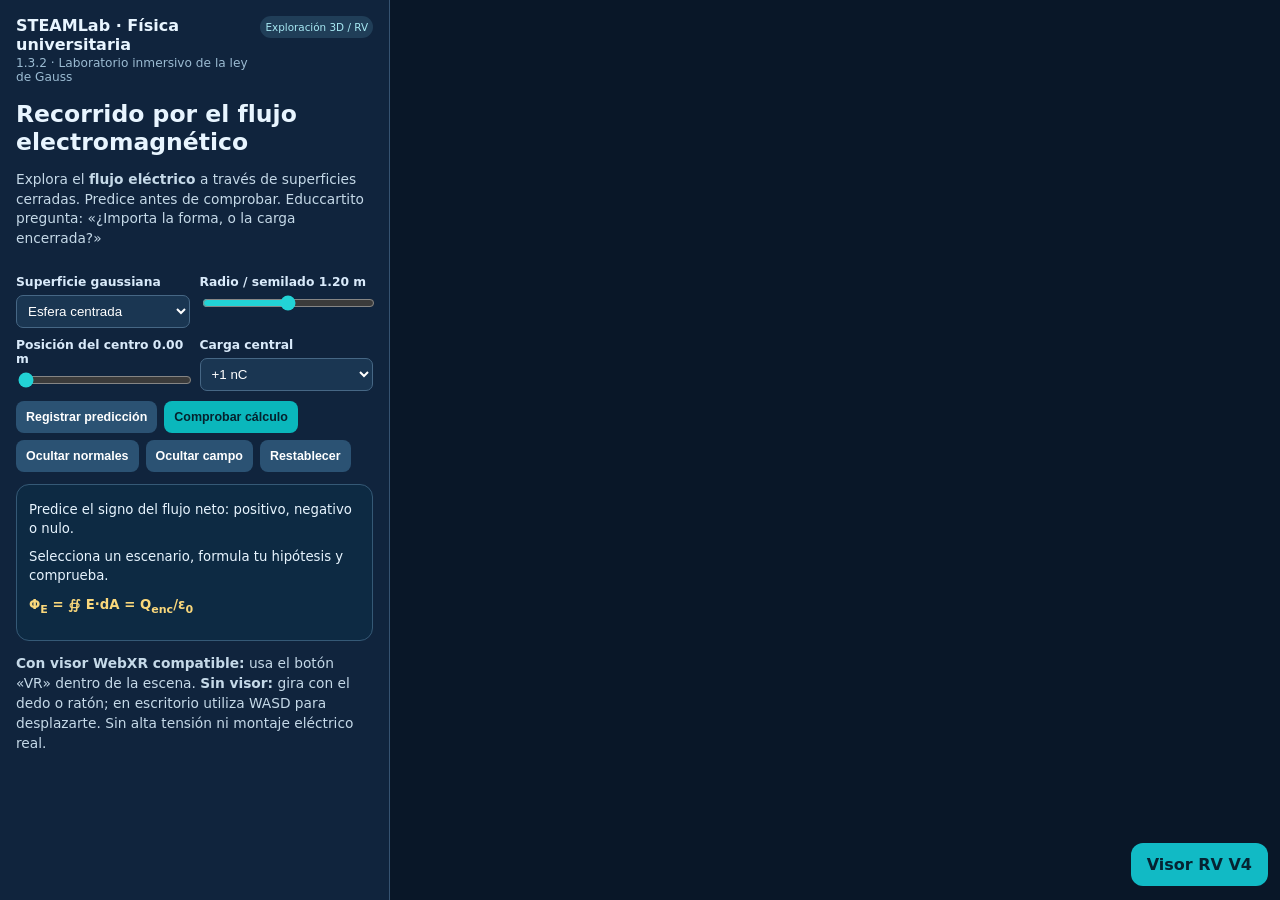
<file: index.html>
<!doctype html><html lang="es"><head><meta charset="utf-8"><meta name="viewport" content="width=device-width,initial-scale=1,viewport-fit=cover"><meta name="theme-color" content="#08182c"><title>STEAMLab RV · Laboratorio del flujo eléctrico</title><link rel="stylesheet" href="./estilo.css"><script src="https://aframe.io/releases/1.7.1/aframe.min.js"></script><script defer src="./laboratorio.js"></script></head>
<body>
<div id="ui"><header><div><strong>STEAMLab · Física universitaria</strong><small>1.3.2 · Laboratorio inmersivo de la ley de Gauss</small></div><span id="tipo">Exploración 3D / RV</span></header><section class="intro"><h1>Recorrido por el flujo electromagnético</h1><p>Explora el <b>flujo eléctrico</b> a través de superficies cerradas. Predice antes de comprobar. Educcartito pregunta: «¿Importa la forma, o la carga encerrada?»</p></section><section class="controls" aria-label="Configuración del experimento"><label>Superficie gaussiana<select id="forma"><option value="esfera">Esfera centrada</option><option value="cubo">Cubo centrado</option><option value="desplazada">Esfera desplazada</option></select></label><label>Radio / semilado <output id="radOut">1.20</output> m<input id="radio" type="range" min="0.70" max="1.70" value="1.20" step="0.05"></label><label>Posición del centro <output id="desOut">0.00</output> m<input id="desplaz" type="range" min="0" max="2.40" value="0" step="0.1"></label><label>Carga central<select id="carga"><option value="1">+1 nC</option><option value="-1">−1 nC</option><option value="0">Sin carga</option></select></label><div class="actions"><button id="predice">Registrar predicción</button><button id="verifica">Comprobar cálculo</button><button id="normales">Ocultar normales</button><button id="lineas">Ocultar campo</button><button id="reset">Restablecer</button></div></section><section class="result" aria-live="polite"><div id="pregunta">Predice el signo del flujo neto: positivo, negativo o nulo.</div><div id="predbox" hidden><label>Mi predicción<select id="pronostico"><option value="positivo">Positivo</option><option value="negativo">Negativo</option><option value="nulo">Nulo</option></select></label><button id="guardar">Guardar hipótesis</button></div><div id="respuesta">Selecciona un escenario, formula tu hipótesis y comprueba.</div><div class="math" id="ecuacion">Φ<sub>E</sub> = ∯ E·dA = Q<sub>enc</sub>/ε<sub>0</sub></div></section><p class="foot"><b>Con visor WebXR compatible:</b> usa el botón «VR» dentro de la escena. <b>Sin visor:</b> gira con el dedo o ratón; en escritorio utiliza WASD para desplazarte. Sin alta tensión ni montaje eléctrico real.</p></div>
<div id="scene-wrap"><div class="viewbar"><span>Laboratorio 3D · mueve con el dedo</span><button id="centrar">Centrar vista</button><a class="visorlink" href="./visor-cardboard.html">🥽 Modo visor horizontal</a></div><a-scene embedded renderer="antialias: true; colorManagement: true" xr-mode-ui="XRMode: vr" background="color: #091728" fog="type: exponential; color: #091728; density: .012" gauss-lab>
<a-entity light="type: ambient; intensity: 0.85; color: #bedaff"></a-entity><a-entity light="type: directional; intensity: 1.2; color: #ffffff" position="-4 8 5"></a-entity>
<a-entity id="rig" position="0 1.6 4.3"><a-entity id="cam" camera look-controls="magicWindowTrackingEnabled: false; touchEnabled: true" wasd-controls="acceleration:12"><a-entity cursor="fuse: true; fuseTimeout: 1200" raycaster="objects: .interactable; far: 15" geometry="primitive: ring; radiusInner: 0.009; radiusOuter:0.014" material="color:#eafaff; shader: flat; opacity:.85" position="0 0 -1"></a-entity></a-entity><a-entity laser-controls="hand: right" raycaster="objects: .interactable"></a-entity><a-entity laser-controls="hand: left" raycaster="objects: .interactable"></a-entity></a-entity>
<a-plane position="0 -1.25 -1.3" rotation="-90 0 0" width="70" height="70" color="#10293d" material="roughness:.8"></a-plane><a-entity id="world" position="0 1.25 -1.3"></a-entity>
<a-entity id="vrmenu" position="-2.6 1.45 -2.6" rotation="0 20 0">
  <a-plane width="1.55" height="2.16" color="#173c56" material="opacity:.92" position="0 0 0"></a-plane>
  <a-text value="ESTACIONES RV" align="center" color="#e7fbff" width="1.7" position="0 .91 .015"></a-text>
  <a-plane class="interactable" data-op="esfera" width="1.32" height=".30" color="#177aa1" position="0 .51 .028"></a-plane><a-text value="1 · ESFERA" align="center" color="white" width="1.65" position="0 .51 .04"></a-text>
  <a-plane class="interactable" data-op="cubo" width="1.32" height=".30" color="#177aa1" position="0 .12 .028"></a-plane><a-text value="2 · CUBO" align="center" color="white" width="1.65" position="0 .12 .04"></a-text>
  <a-plane class="interactable" data-op="desplazada" width="1.32" height=".30" color="#177aa1" position="0 -.27 .028"></a-plane><a-text value="3 · DESPLAZADA" align="center" color="white" width="1.65" position="0 -.27 .04"></a-text>
  <a-plane class="interactable" data-op="verificar" width="1.32" height=".30" color="#935b22" position="0 -.66 .028"></a-plane><a-text value="COMPROBAR" align="center" color="white" width="1.65" position="0 -.66 .04"></a-text>
</a-entity><a-text id="titulo3d" value="CAMPO ELECTRICO  |  LEY DE GAUSS" align="center" color="#9eeaff" width="6" position="0 3.3 -3.5"></a-text><a-text id="insideText" value="Q encerrada: +1 nC" align="center" color="#fff6bb" width="3.8" position="0 2.7 -3.0"></a-text>
</a-scene></div>
<div style="position:fixed;right:12px;bottom:14px;z-index:999"><a href="./visor-cardboard.html" style="display:inline-block;background:#11bac5;color:#052332;padding:12px 16px;border-radius:12px;font-weight:bold;text-decoration:none">Visor RV V4</a></div></body></html>
</file>
<file: estilo.css>
:root{font-family:system-ui,-apple-system,Segoe UI,sans-serif;color:#e8f5ff;background:#08182c}*{box-sizing:border-box}html,body{margin:0;min-height:100%}body{display:grid;grid-template-columns:minmax(300px,390px) minmax(0,1fr);height:100dvh;overflow:hidden}#ui{background:#10243d;overflow:auto;border-right:1px solid #365371;padding:16px;z-index:5}header{display:flex;justify-content:space-between;gap:10px;align-items:start}header strong{font-size:1rem}header small{display:block;font-size:.76rem;color:#9bbbd2;margin-top:2px}#tipo{font-size:.65rem;border-radius:999px;background:#203e58;padding:5px;color:#a7e9f3;white-space:nowrap}.intro h1{font-size:1.47rem;line-height:1.17;margin:17px 0 6px}.intro p,.foot{color:#c5d9e8;font-size:.86rem;line-height:1.44}.controls{display:grid;grid-template-columns:1fr 1fr;gap:10px;padding:12px 0}.controls label,.result label{font-size:.77rem;font-weight:700;color:#d9eafa}select,input[type=range]{display:block;width:100%;margin-top:6px}select{border:1px solid #466785;border-radius:7px;background:#1a3652;color:white;padding:7px}input[type=range]{accent-color:#22d3d6}.actions{grid-column:1/-1;display:flex;gap:7px;flex-wrap:wrap}button{cursor:pointer;border:0;border-radius:8px;background:#2b5273;color:white;font-weight:750;padding:9px 10px;font-size:.78rem}#verifica{background:#0ab7bc;color:#05222e}button:focus-visible,select:focus-visible{outline:2px solid #f9d77b;outline-offset:2px}.result{border:1px solid #355976;background:#0d2a43;padding:12px;border-radius:13px;font-size:.83rem;line-height:1.42}.result>div{margin:4px 0 10px}#predbox{padding:10px;background:#153a56;border-radius:8px}.math{color:#f9d77b;font-weight:750}.foot{margin-bottom:0}#scene-wrap{min-width:0;position:relative;overflow:hidden;background:#091728}a-scene{width:100%;height:100%}@media(max-width:850px){body{display:flex;flex-direction:column;height:100dvh}#ui{flex:0 0 auto;max-height:48dvh;padding:10px 12px;border-right:0;border-bottom:1px solid #365371}header small{font-size:.67rem}.intro h1{margin:8px 0 4px;font-size:1.09rem}.intro p{font-size:.76rem;margin:0}.controls{grid-template-columns:1fr 1fr;gap:6px;padding:8px 0}.controls label{font-size:.7rem}.controls select{padding:6px}.controls .actions{gap:5px}.actions button{padding:7px;font-size:.68rem}.result{font-size:.75rem;padding:8px}.result>div{margin:2px 0 5px}.foot{font-size:.7rem;margin:6px 0 0}#scene-wrap{flex:1;min-height:0}}@media(max-width:420px){#ui{max-height:49dvh}.controls{gap:5px}.actions button{font-size:.65rem}}

/* V2: móvil con visor independiente y controles no superpuestos */
.viewbar{display:none;align-items:center;justify-content:space-between;gap:6px;background:#0a2037;padding:7px 12px;min-height:44px}
.viewbar span{font-size:.78rem;color:#b9e5f3}.viewbar button{padding:7px 10px}
#scene-wrap>a-scene{display:block}
@media(max-width:850px){
 body{display:block;height:auto;min-height:100dvh;overflow:auto}
 #ui{max-height:none;overflow:visible;padding:10px 12px}
 #scene-wrap{display:flex;flex-direction:column;width:100%;height:clamp(330px,65dvh,600px);min-height:330px;overflow:hidden}
 #scene-wrap .viewbar{display:flex;flex:none}
 #scene-wrap a-scene{flex:1;min-height:0;height:calc(100% - 44px)!important}
 .intro p{display:none}
 .intro h1{font-size:1.12rem;margin:6px 0}
 .controls{padding:6px 0}
 .foot{display:none}
 .result{padding:7px 9px}
 .result #respuesta{font-size:.74rem}
 }
@media(max-width:420px){#ui{padding:8px 10px}#scene-wrap{height:60dvh;min-height:340px}.viewbar span{font-size:.72rem}}

/* En VR de escritorio, liberar el área del visor */
body.vr-active #ui,body.vr-active .viewbar{display:none!important}
body.vr-active #scene-wrap{height:100dvh!important;width:100vw!important}

.visorlink{font-size:.78rem;background:#15b8c7;color:#05222e;text-decoration:none;padding:9px 12px;border-radius:8px;font-weight:800;white-space:nowrap}.viewbar{flex-wrap:wrap}.viewbar span{flex:1}
</file>
